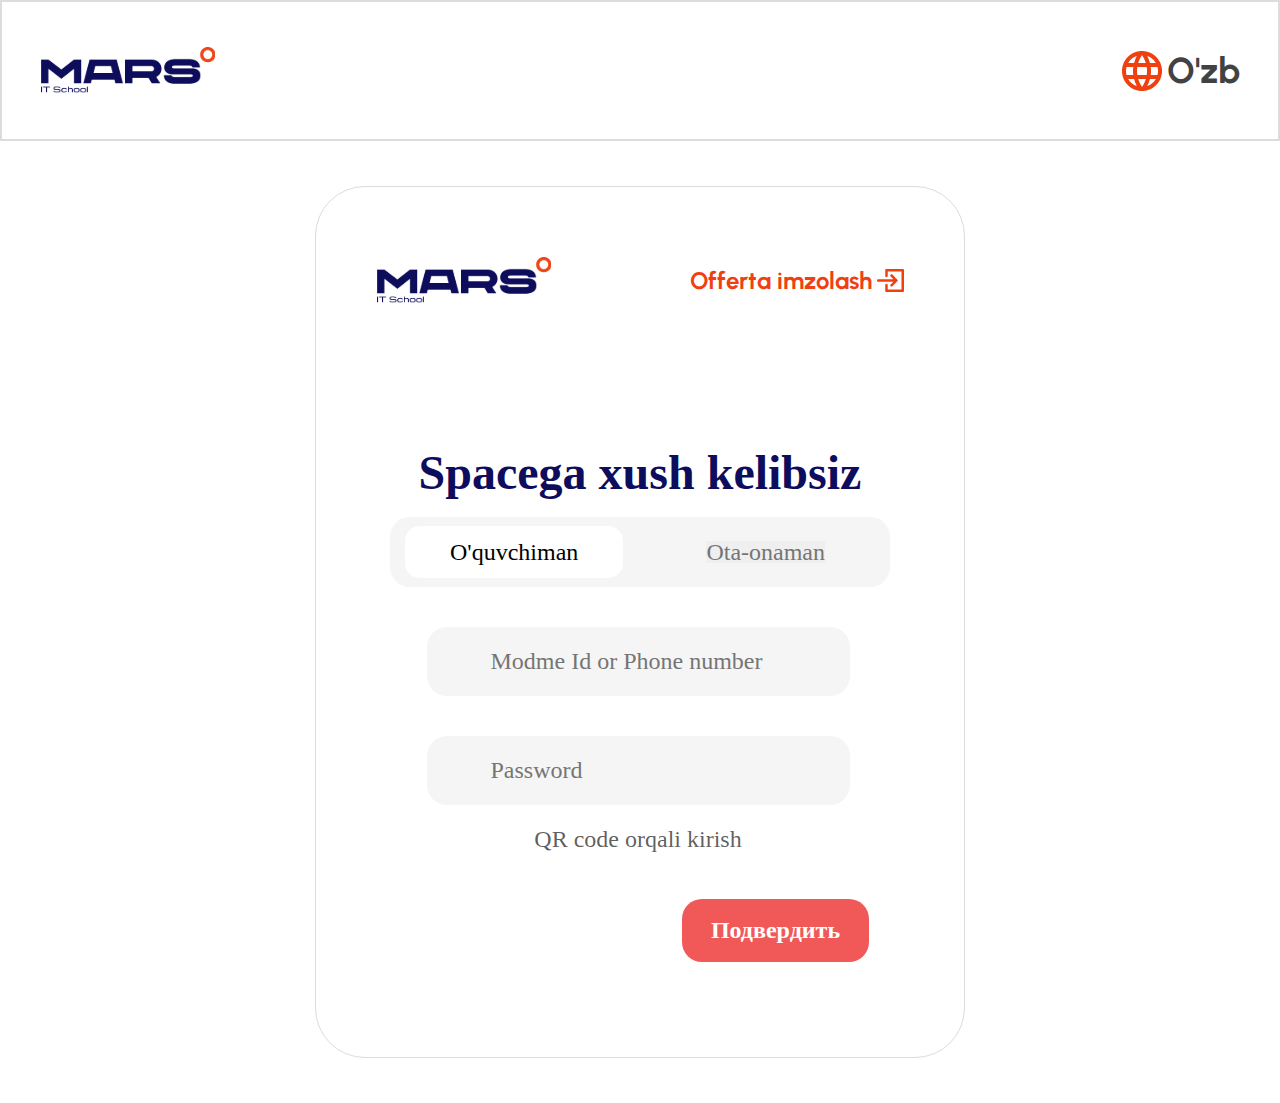
<file: index.html>
<!DOCTYPE html>
<html lang="en">
<head>
    <meta charset="UTF-8">
    <meta http-equiv="X-UA-Compatible" content="IE=edge">
    <meta name="viewport" content="width=device-width, initial-scale=1.0">
    <link rel="stylesheet" href="./style.css">
    <title>Mars space</title>
</head>
<body>

    <header>
        <div class="container">
            <nav class="navbar">
                <img src="./images/logo (2).svg" alt="logo">

                <button class="nav_btn">
                    <img src="./images/global.png" alt="global">
                    <span>O'zb</span>
                </button>
            </nav>
        </div>
    </header>

    <main>
        <div class="mini_container">
            <div class="div1">
                <img src="./images/logo (2).svg" alt="marslogo">

                <button class="btn">
                    <span>Offerta imzolash</span>
                    <img src="./images/exit.png" alt="exit  ">
                </button>
            </div>

            <div class="wrapper">
                <h2 class="space">Spacega xush kelibsiz</h2>
            </div>

            <div class="div2">
                <button class="div2_btn">O'quvchiman</button>
                <button class="div2_btn2">Ota-onaman</button>
            </div>

            <form class="form">
                <input type="number" id="userId" required placeholder="Modme Id or Phone number" class="inpu1">
                <input type="number" id="userPassword" required placeholder="Password" class="input2">
                <span class="span">QR code orqali kirish</span>
                <button id="loginBtn" class="btn2" disabled>Подвердить</button>
                <p id="error-message" style="color: red;"></p>
            </form>
                
        </div>
    </main>
    
    <script src="./app.js"></script>

</body>
</html>
</file>
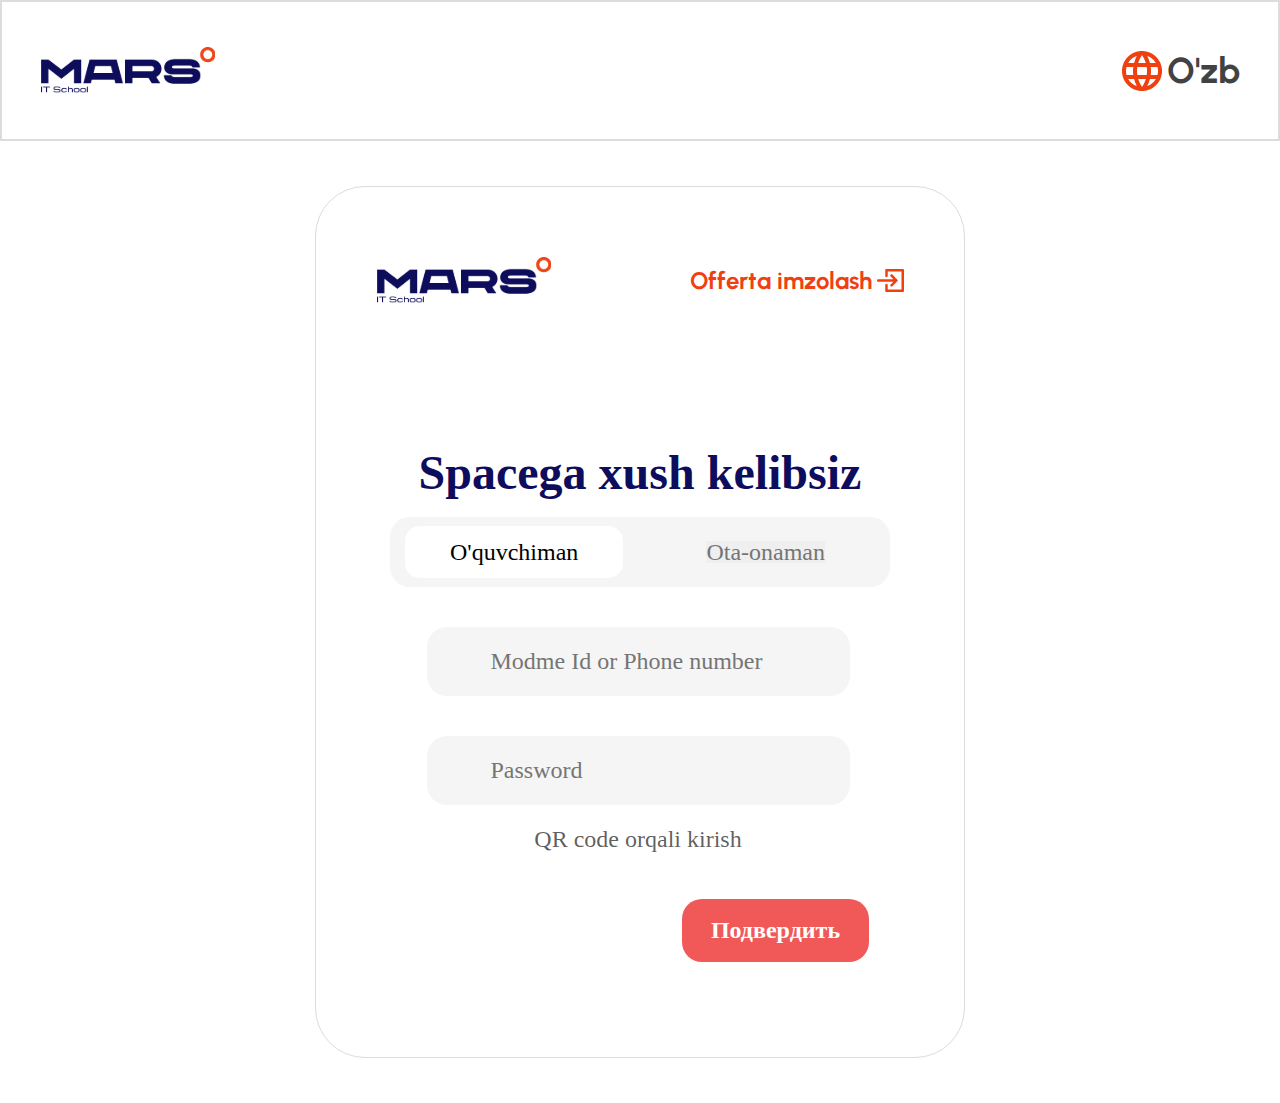
<file: home.html>
<!DOCTYPE html>
<html lang="en">
<head>
    <meta charset="UTF-8">
    <meta name="viewport" content="width=device-width, initial-scale=1.0">
    <link rel="stylesheet" href="https://cdnjs.cloudflare.com/ajax/libs/font-awesome/6.7.2/css/all.min.css" integrity="sha512-Evv84Mr4kqVGRNSgIGL/F/aIDqb7xQ2vcrdIwxfjThSH8CSR7PBEakCr51Ck+w+/U6swU2Im1vVX0SVk9ABhg==" crossorigin="anonymous" referrerpolicy="no-referrer" />
    <link rel="stylesheet" href="./home.css">
    <title></title>
</head>
<body>

  
        

    <main>
        <div class="container">
            <ul class="main_list">
                <li class="list_item">

                    <img src="./images/Profile Picture.png" alt="">

                    <p class="item_p1">Darajalar</p>

                    
                    <p class="name">
                        <span id="name"></span>
                        <span id="surname"></span>
                    </p>

                    <p class="user-group"> <span id="group"></span></p>

                    <div class="user-info-box">
                        <p class="coin"><img src="./images/coin.png" alt=""> <span id="coins"></span></p>
                        <p class="coin"><img src="./images/hp.png" alt=""> <span id="hp"></span></p>
                    </div>

                </li>
            </ul>
        </div>
    </main>

    <script>
        const user = JSON.parse(localStorage.getItem("user"));

        if (!user) {
            window.location.href = "index.html";
        } else {
            document.getElementById("name").textContent = user.name;
            document.getElementById("surname").textContent = user.surname;
            document.getElementById("coins").textContent = user.coin;
            document.getElementById("hp").textContent = user.xp;
            document.querySelector("#group").textContent = user.group;
        }

        function logout() {
            localStorage.removeItem("user");
            window.location.href = "index.html";
        }

        const ulBtn = document.querySelector(".ul_btn");
        ulBtn.addEventListener("click", (e) => {
            localStorage.clear();
            window.location.href = "index.html"
        })
    </script>

    <script src="./app.js"></script>

</body>
</html>
</file>
<file: style.css>
@import url('https://fonts.googleapis.com/css2?family=Urbanist:ital,wght@0,100..900;1,100..900&display=swap');

* {
    margin: 0;
    padding: 0;
    box-sizing: border-box;
    font-family: "Urbanist", sans-serif;
}

body {
    font-family: "Urbanist", sans-serif;

    background-repeat: no-repeat;

    background-size: contain;

    background-position: top;

    background-size: 1220px 1100px;
}

ul , ol {
    list-style: none;
}

a {
    text-decoration: none;
}

.container {
    width: 1200px;
    margin: 0 auto;
}

header {
    border: 2px solid rgb(222, 219, 219);
    background-color: rgb(255, 255, 255);
    padding: 45px 0;
}

.navbar {
    display: flex;
    align-items: center;
    justify-content: space-between;
}

[alt="global"] {
    width: 40px;
    height: 40px;
    object-fit: contain;
}

.nav_btn {
    display: flex;
    align-items: center;
    justify-content: center;
    gap: 5px;
    background-color: transparent;
    border: none;
}

.nav_btn span {
    color: rgb(66, 66, 66);
    font-size: 36px;
    font-weight: 700;
    line-height: 40px;
}

.mini_container {
    width: 650px;
    background: rgb(255, 255, 255);
    padding: 70px 60px;
    margin: 45px auto;
    border-radius: 50px;
    border: 1px solid rgb(222, 219, 219);
}

.input::placeholder {
    color: black;
}

.div1 {
    display: flex;
    justify-content: space-between;
    align-items: center;
}

.btn {
    display: flex;
    justify-content: center;
    align-items: center;
    gap: 5px;
    border: none;
    background-color: transparent;
}

.btn span {
    color: rgb(240, 64, 15);
    font-size: 24px;
    font-weight: 700;
    line-height: 29px;
}

.space {
    text-align: center;
    margin-top: 140px;
    color: rgb(14, 13, 93);
    font-family: Inter;
    font-size: 48px;
    font-weight: 700;
    line-height: 58px;
}

.div2 {
    width: 500px;
    height: 70px;
    margin: 0 auto;
    padding: 15px;
    display: flex;
    align-items: center;
    justify-content: space-between;
    margin-top: 15px;
    border-radius: 20px;
    background: rgb(245, 245, 245);
}

.div2_btn {
    border-radius: 15px;
    padding: 15px 45px;
    border: none;
    background: rgb(255, 255, 255);
    display: flex;
    align-items: center;
    justify-content: center;
    color: rgb(0, 0, 0);
    font-family: Inter;
    font-size: 24px;
    font-weight: 500;
    line-height: 22px;
}

.div2_btn2 {
    color: rgb(117, 117, 117);  
    font-family: Inter;
    font-size: 24px;
    font-weight: 500;
    line-height: 22px;
    border: none;
    margin-right: 50px;
}

.inpu1 {
    font-family: Inter;
    font-size: 24px;
    font-weight: 500;
    line-height: 29px;
    padding: 20px 64px;
    border-radius: 20px;
    border: none;
    background-color: rgb(245, 245, 245);
    margin: 40px;
}

.form {
    display: flex;
    justify-content: center;
    flex-wrap: wrap;
    margin: 0 auto;
    width: 600px;
    margin-left: -38px;

}

.input2 {
    font-family: Inter;
    font-size: 24px;
    font-weight: 500;
    line-height: 29px;
    padding: 20px 64px;
    border-radius: 20px;
    border: none;
    background-color: rgb(245, 245, 245);
    margin: 0px;
}

.form img {
    width: 20px;
    height: 20px;
}

.span {
    display: block;
    text-align: center;
    margin: 20px;
    color: rgba(0, 0, 0, 0.64);
    font-family: Inter;
    font-size: 24px;
    font-weight: 500;
    line-height: 29px;
}

.btn2 {
    border-radius: 20px;
    background: rgb(255, 55, 0);
    color: rgb(255, 255, 255);
    font-family: Inter;
    font-size: 24px;
    font-weight: 700;
    line-height: 29px;
    padding: 17px 29px;
    border: none;
    margin: 25px;
    margin-left: 300px;
}

.btn2 {
    background: rgb(241, 89, 89);
}

form span {
    color: red;
    font-size: 16px;
    font-weight: 700;
    margin-top: 10px;
}


form span {
    color: red;
    font-size: 16px;
    font-weight: 700;
    margin-top: 10px;
}
</file>
<file: home.css>
* {
    margin: 0;
    padding: 0;
    box-sizing: border-box;
}


header {
    background-color: black;
}

.container {
    width: 1280px;
    margin: 0 auto;
}

ul {
    list-style: none;
}

a {
    text-decoration: none;
}

.navbar {
    display: flex;
    align-items: center;
    justify-content: space-between;
    padding: 15px 0;
}

.nav_list {
    display: flex;
    align-items: center;
    justify-content: space-between;
    gap: 10px;
}

.card_item {
    display: flex;
    align-items: center;
    justify-content: space-between;
}

.nav_btn {
    display: flex;
    align-items: center;
    justify-content: space-between;
    padding: 10px 16px;
    border-radius: 10px;
    border: none;
    background-color: white;
    gap: 5px;
}

.span_text {
    font-weight: 500;
    font-size: 16px;
    line-height: 19.52px;
    letter-spacing: 0%;
    color: #AAAAAA;
}

.ul_btn {
    border: none;
    padding: 5px 16px;
}

.main_list {
    display: flex;
    align-items: center;
    justify-content: center;
}

.list_item {
    display: flex;
    flex-direction: column;
    align-items: center;
    padding: 23px 27px;
    background-color: #fff;
    border-radius: 10px;
    margin-top: 120px;
}

.item_p1 {
    font-weight: 700;
    font-size: 18px;
    line-height: 23.58px;
    letter-spacing: 0.2px;
    color: #EF400F;
    margin: 20px auto 5px auto;
}

.name {
    font-weight: 700;
    font-size: 24px;
    line-height: 28.8px;
    letter-spacing: 0%;
    text-align: center;
    color: #0E0D5D;
    margin-top: 20px;
}

.user-info-box {
    display: flex;
    align-items: center;
    justify-content: space-between;
    background-color: red;
    margin-top: 30px;
    padding: 17px 40px;
    gap: 81px;
    border-radius: 15px;
}

.coin {
    display: flex;
    align-items: center;
    justify-content: space-between;
    gap: 7px;
}

#coins {
    font-weight: 700;
    font-size: 32px;
    line-height: 38.4px;
    letter-spacing: 0%;
    color: white;
}

#hp {
    font-weight: 700;
    font-size: 32px;
    line-height: 38.4px;
    letter-spacing: 0%;
    color: white;
}

#group {
    font-weight: 600;
    font-size: 16px;
    line-height: 22.4px;
    letter-spacing: 0.2px;
    text-align: center;
    color: #BDBDBD;
    margin-top: 10px;
}
</file>
